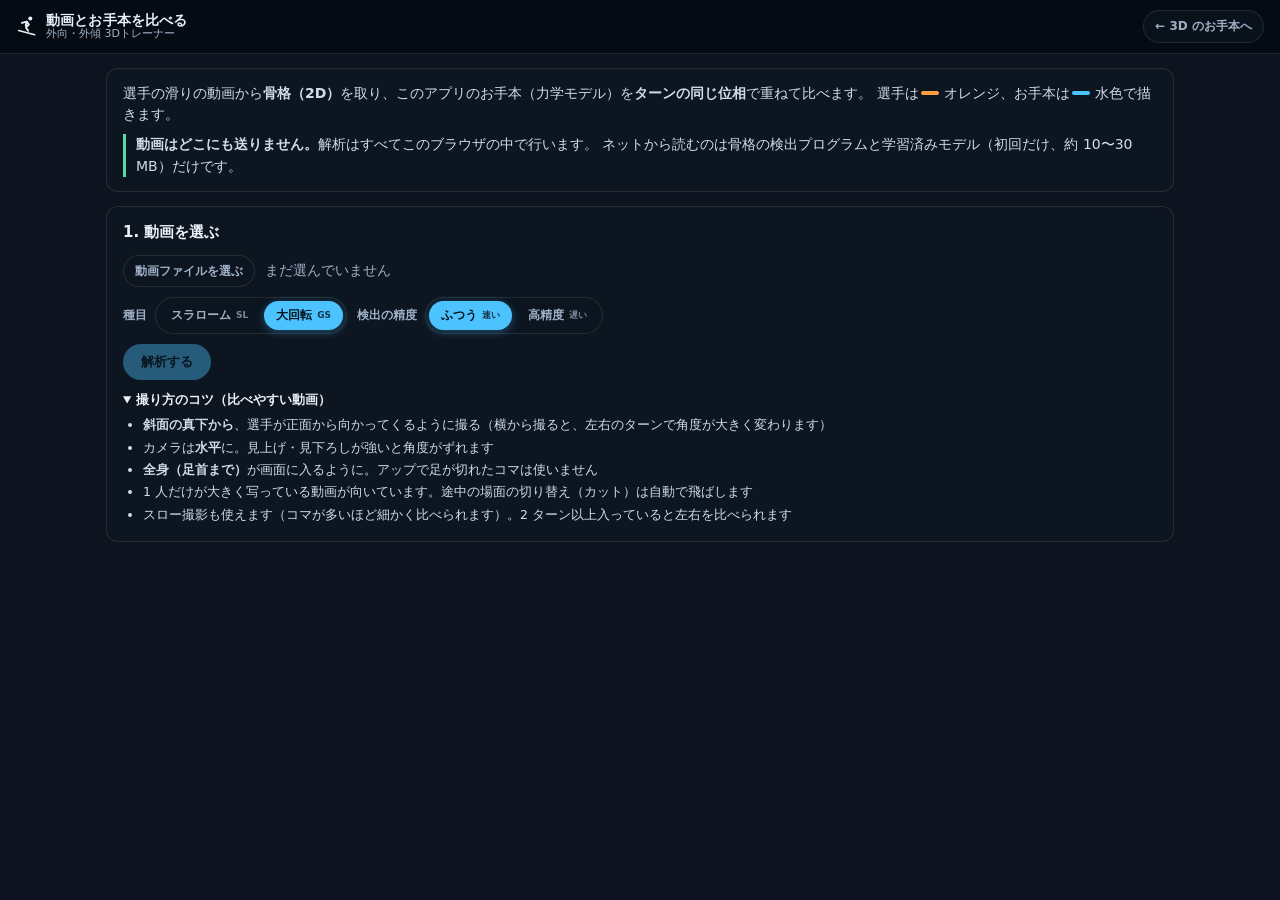
<file: compare.html>
<!doctype html>
<html lang="ja">
<head>
<meta charset="utf-8" />
<meta name="viewport" content="width=device-width, initial-scale=1, viewport-fit=cover" />
  <link rel="icon" href="data:," />
<title>動画とお手本を比べる — 外向・外傾 3Dトレーナー</title>
<meta name="description" content="選手の滑りの動画から 2D の骨格を取り、このアプリのお手本（力学モデル）と同じターンの位相で重ねて比べる。動画はブラウザの中だけで処理し、どこにも送らない。" />
<link rel="stylesheet" href="./styles.css" />
<link rel="stylesheet" href="./compare.css" />
<script type="importmap">
{
  "imports": {
    "three": "./vendor/three.module.min.js"
  }
}
</script>
</head>
<body class="compare">
<header class="cmp-top">
  <div class="brand">
    <svg class="mark" viewBox="0 0 24 24" aria-hidden="true" focusable="false">
      <circle cx="15.6" cy="3.7" r="2.2" fill="currentColor" />
      <path d="M6.4 8.6l5.4-1.5 2.3 3.3-3.3 2.9 2.4 3.9M11.8 7.1l-1.2 4.1" fill="none" stroke="currentColor"
        stroke-width="2" stroke-linecap="round" stroke-linejoin="round" />
      <path d="M2.8 16.9l17.6 4.6" fill="none" stroke="currentColor" stroke-width="1.7" stroke-linecap="round" />
    </svg>
    <span class="titles">
      <strong>動画とお手本を比べる</strong>
      <small>外向・外傾 3Dトレーナー</small>
    </span>
  </div>
  <a class="ghost" href="./index.html">← 3D のお手本へ</a>
</header>

<main class="cmp-main">
  <section class="cmp-card intro">
    <p>選手の滑りの動画から<b>骨格（2D）</b>を取り、このアプリのお手本（力学モデル）を<b>ターンの同じ位相</b>で重ねて比べます。
      選手は<span class="sw you"></span>オレンジ、お手本は<span class="sw model"></span>水色で描きます。</p>
    <p class="privacy"><b>動画はどこにも送りません。</b>解析はすべてこのブラウザの中で行います。
      ネットから読むのは骨格の検出プログラムと学習済みモデル（初回だけ、約 10〜30 MB）だけです。</p>
  </section>

  <section class="cmp-card">
    <h2>1. 動画を選ぶ</h2>
    <div class="row">
      <label class="filebtn ghost">動画ファイルを選ぶ<input type="file" id="file" accept="video/*" /></label>
      <span id="file-name" class="dim">まだ選んでいません</span>
    </div>
    <div class="row">
      <span class="pair"><span class="lbl-inline">種目</span>
      <div class="topgroup" id="disc-group" role="group" aria-label="種目">
        <button class="seg" data-discipline="SL" aria-pressed="false">スラローム<small>SL</small></button>
        <button class="seg" data-discipline="GS" aria-pressed="true">大回転<small>GS</small></button>
      </div></span>
      <span class="pair"><span class="lbl-inline">検出の精度</span>
      <div class="topgroup" id="quality-group" role="group" aria-label="検出の精度">
        <button class="seg" data-quality="full" aria-pressed="true">ふつう<small>速い</small></button>
        <button class="seg" data-quality="heavy" aria-pressed="false">高精度<small>遅い</small></button>
      </div></span>
    </div>
    <div class="row">
      <button id="btn-run" class="primary" disabled>解析する</button>
      <button id="btn-cancel" class="ghost" hidden>やめる</button>
      <div class="progress" id="progress" hidden><i></i><span></span></div>
    </div>
    <details class="tips" open>
      <summary>撮り方のコツ（比べやすい動画）</summary>
      <ul>
        <li><b>斜面の真下から</b>、選手が正面から向かってくるように撮る（横から撮ると、左右のターンで角度が大きく変わります）</li>
        <li>カメラは<b>水平</b>に。見上げ・見下ろしが強いと角度がずれます</li>
        <li><b>全身（足首まで）</b>が画面に入るように。アップで足が切れたコマは使いません</li>
        <li>1 人だけが大きく写っている動画が向いています。途中の場面の切り替え（カット）は自動で飛ばします</li>
        <li>スロー撮影も使えます（コマが多いほど細かく比べられます）。2 ターン以上入っていると左右を比べられます</li>
      </ul>
    </details>
  </section>

  <section class="cmp-card" id="sec-video" hidden>
    <h2>2. 重ねて見る</h2>
    <div class="stage" id="stage">
      <video id="video" playsinline muted preload="auto"></video>
      <canvas id="overlay"></canvas>
    </div>
    <div class="transport">
      <button id="btn-play" class="ghost" aria-label="再生">▶ 再生</button>
      <input type="range" id="scrub" min="0" max="1000" value="0" aria-label="動画の位置" />
      <span id="time" class="dim">0.0 秒</span>
      <div class="topgroup" id="rate-group" role="group" aria-label="再生の速さ">
        <button class="seg" data-rate="1" aria-pressed="false">1×</button>
        <button class="seg" data-rate="0.5" aria-pressed="false">½</button>
        <button class="seg" data-rate="0.25" aria-pressed="true">¼</button>
      </div>
    </div>
    <div class="readout" id="readout">解析すると、ここに今のコマの角度が出ます。</div>
    <div class="legend">
      <span><span class="sw you"></span>選手（動画から）</span>
      <span><span class="sw model"></span>お手本（同じ位相・足首の中点と体の大きさを合わせて重ねる）</span>
    </div>
  </section>

  <section class="cmp-card" id="sec-result" hidden>
    <h2>3. 違いのまとめ</h2>
    <p id="speed-line" class="speed-line"></p>
    <div class="row">
      <span class="lbl-inline">お手本の速さを手で変える</span>
      <input type="range" id="speed" min="25" max="80" step="1" value="45" aria-label="お手本の速さ" />
      <span id="speed-val">45 km/h</span>
      <button id="btn-auto" class="ghost">自動に戻す</button>
    </div>
    <div id="warnings"></div>
    <ul id="summary" class="summary"></ul>
    <p class="caveat">
      これは<b>画面の上の 2D の角度</b>です。カメラの位置やパンで数度は変わります。骨盤の向き（<b>外向</b>）は 2D の動画からは測れません。
      お手本は力学モデルから作った<b>理想形</b>で、選手を計測した正解ではありません。最後の判断は指導者が行ってください。
    </p>

    <h3>位相ごとの比べ（切り替え → 頂点 → 切り替え）</h3>
    <p class="dim small">点＝選手（位相 0.1 ごとの平均、細い点は 1 コマずつ）、線＝お手本。左右のターンを分けて描きます。</p>
    <div class="plots" id="plots"></div>
    <details class="tips">
      <summary>角度の決め方</summary>
      <ul>
        <li><b>体の傾き</b>：足首の中点 → 肩の中点 の線が、画面の鉛直から倒れている角度（内傾にあたる）</li>
        <li><b>外傾</b>：脚（足首 → 腰）の傾きと、上体（腰 → 肩）の傾きの差。上体が脚より起きていると ＋</li>
        <li><b>肩のライン</b>：左右の肩を結ぶ線の傾き。傾いている側（ターンの内側）の肩が下がると ＋</li>
        <li><b>位相</b>：体の傾きの向きが変わる所を切り替え（0）とし、次の切り替えまでを 0〜1 にする。0.5 が頂点付近</li>
        <li><b>お手本の速さ</b>：お手本の体の傾き（内傾）は速さでほぼ決まるので、頂点付近の体の傾きが選手と同じになる速さを選んでいます。
          そのうえで残る違いが、速さではなく技術の違いの候補です</li>
      </ul>
    </details>
  </section>

  <div id="cmp-error" class="cmp-error" hidden></div>
</main>

<script type="module" src="./src/compare/main.js"></script>
</body>
</html>
</file>
<file: styles.css>
/* ===========================================================
   アルペンスキー 外向・外傾 3Dトレーナー — UI スタイル
   =========================================================== */
:root{
  --bg:#0d1420;
  --panel:rgba(14,22,34,.82);
  --panel-b:rgba(255,255,255,.10);
  --fg:#eaf1fb;
  --fg-dim:#9fb0c6;
  --accent:#4cc3ff;
  --accent-2:#ffd166;
  --outer:#ff6b57;      /* 外脚・外向側 */
  --inner:#59d9a4;      /* 内脚側 */
  --grav:#ffd166;
  --grf:#7be0ff;
  --cent:#ff8fd0;
  --res:#c6a4ff;
  --radius:12px;
  --shadow:0 10px 30px rgba(0,0,0,.45);
  color-scheme:dark;
}
*{box-sizing:border-box}
html,body{height:100%}
body{
  margin:0;background:var(--bg);color:var(--fg);
  font-family:"Hiragino Sans","Hiragino Kaku Gothic ProN","Noto Sans JP","Yu Gothic",Meiryo,system-ui,-apple-system,"Segoe UI",sans-serif;
  font-size:14px;line-height:1.55;overflow:hidden;
  -webkit-font-smoothing:antialiased;
}
#app{position:fixed;inset:0}
#view{position:absolute;inset:0;width:100%;height:100%;display:block;touch-action:none}

/* ---------- ラベル（3D→画面投影） ---------- */
#labels{position:absolute;inset:0;pointer-events:none;overflow:hidden}
.lbl{
  position:absolute;transform:translate(-50%,-50%);
  padding:2px 7px;border-radius:999px;white-space:nowrap;
  font-size:11px;font-weight:700;letter-spacing:.02em;
  background:rgba(8,14,24,.72);border:1px solid rgba(255,255,255,.16);
  backdrop-filter:blur(6px);box-shadow:0 2px 10px rgba(0,0,0,.4);
  transition:opacity .15s linear;
}
.lbl.small{font-size:10px;padding:1px 6px;font-weight:600}
/* 動作ガイドのラベル（何をするか）。いちばん読ませたいので強く出す */
.lbl.do{background:#ffc93c;color:#20160a;font-weight:800;font-size:12.5px;
  border:1px solid rgba(0,0,0,.18);box-shadow:0 2px 10px rgba(0,0,0,.35)}
.lbl.do.small{background:#ffe49e;color:#20160a;font-size:11px;font-weight:700}
/* 「保つ」指示（外向キープなど）：動かす指示と同じ黄色に、外側の輪を足して「止めておく」を見分ける */
.lbl.do.hold{box-shadow:0 0 0 2.5px rgba(32,22,10,.55),0 0 0 4.5px rgba(255,201,60,.75),0 2px 10px rgba(0,0,0,.35)}
.lbl.hide{opacity:0}

/* ---------- 上部バー ---------- */
#topbar{
  position:absolute;top:0;left:0;right:0;z-index:20;
  display:flex;gap:10px;align-items:center;flex-wrap:wrap;
  padding:calc(8px + env(safe-area-inset-top,0px)) 12px 8px;
  background:linear-gradient(180deg,rgba(6,11,19,.92),rgba(6,11,19,0));
}
.brand{display:flex;align-items:center;gap:8px;min-width:0}
/* 絵文字の ⛷ は端末ごとに絵が変わる（白黒の小さな記号になる端末もある）ので、線画の SVG にする */
.brand .mark{width:22px;height:22px;flex:0 0 22px;color:var(--fg);filter:drop-shadow(0 2px 6px rgba(0,0,0,.6))}
/* かんたん／くわしくはタイトルのすぐ右。種目・視点は右に寄せる */
#mode-toggle{margin-right:auto}
.brand .titles{display:flex;flex-direction:column;line-height:1.15;min-width:0}
.brand strong{font-size:14px;letter-spacing:.01em}
.brand small{font-size:11px;color:var(--fg-dim)}
.topgroup{display:flex;gap:4px;background:rgba(12,20,32,.7);border:1px solid var(--panel-b);
  border-radius:999px;padding:3px}
.topgroup.right{background:none;border:none;padding:0}
.seg{
  appearance:none;border:0;background:transparent;color:var(--fg-dim);
  font:inherit;font-weight:700;font-size:12px;padding:5px 12px;border-radius:999px;cursor:pointer;
  display:flex;align-items:center;gap:5px;transition:.15s;
}
.seg small{font-size:9px;opacity:.75;font-weight:600}
.seg:hover{color:var(--fg);background:rgba(255,255,255,.06)}
.seg[aria-pressed="true"]{background:var(--accent);color:#04131d;box-shadow:0 2px 10px rgba(76,195,255,.35)}
.seg[aria-pressed="true"] small{opacity:.8}
.ghost{
  appearance:none;border:1px solid var(--panel-b);background:rgba(12,20,32,.7);color:var(--fg-dim);
  font:inherit;font-size:12px;font-weight:700;padding:6px 11px;border-radius:999px;cursor:pointer;transition:.15s;
}
.ghost:hover{color:var(--fg);border-color:rgba(255,255,255,.28)}
.ghost[aria-pressed="true"]{background:var(--accent);color:#04131d;border-color:transparent}
.only-narrow{display:none}

/* ---------- 狭い画面用の常時表示バー ---------- */
#hud{
  position:absolute;z-index:16;left:8px;right:8px;
  top:calc(94px + env(safe-area-inset-top,0px));
  display:none;align-items:center;gap:8px;flex-wrap:nowrap;overflow:hidden;
  padding:5px 10px;border-radius:999px;
  background:var(--panel);border:1px solid var(--panel-b);backdrop-filter:blur(12px);
  box-shadow:var(--shadow);font-size:11px;
}
#hud .hud-phase{font-weight:800;color:var(--fg);white-space:nowrap;
  overflow:hidden;text-overflow:ellipsis;flex:1 1 auto;min-width:0}
#hud .hud-item{display:flex;align-items:baseline;gap:3px;white-space:nowrap;flex:0 0 auto}
#hud .hud-item i{font-style:normal;color:var(--fg-dim);font-size:9.5px}
#hud .hud-item b{font-size:12.5px;font-variant-numeric:tabular-nums}

/* ---------- パネル ---------- */
.panel{
  position:absolute;z-index:15;width:268px;max-height:calc(100% - 140px);
  overflow-y:auto;overscroll-behavior:contain;
  background:var(--panel);border:1px solid var(--panel-b);border-radius:var(--radius);
  box-shadow:var(--shadow);backdrop-filter:blur(14px);
  padding:4px 12px 12px;scrollbar-width:thin;
}
.panel::-webkit-scrollbar{width:8px}
.panel::-webkit-scrollbar-thumb{background:rgba(255,255,255,.16);border-radius:8px}
#panel-left{left:12px;top:64px}
#panel-right{right:12px;top:64px}
body.panels-hidden .panel,body.panels-hidden #transport{opacity:0;pointer-events:none}
body.left-hidden #panel-left{opacity:0;pointer-events:none}
.panel,#transport{transition:opacity .2s linear}

.block{padding-top:8px;border-top:1px solid rgba(255,255,255,.07);margin-top:8px}
.block:first-child{border-top:0;margin-top:0}
.block h2{margin:0 0 7px;font-size:11px;font-weight:800;letter-spacing:.09em;color:var(--fg-dim);text-transform:uppercase}
.hint{margin:6px 0 0;font-size:10.5px;color:var(--fg-dim);line-height:1.45}
.hint b{color:var(--accent)}

.chips{display:flex;flex-wrap:wrap;gap:5px}
.chip{
  appearance:none;border:1px solid var(--panel-b);background:rgba(255,255,255,.04);
  color:var(--fg-dim);font:inherit;font-size:11.5px;font-weight:700;
  padding:5px 10px;border-radius:8px;cursor:pointer;transition:.15s;
}
.chip:hover{color:var(--fg);background:rgba(255,255,255,.09)}
.chip[aria-pressed="true"]{background:rgba(76,195,255,.18);border-color:var(--accent);color:#cfefff}

.slider{display:block;margin:7px 0}
.slider>span{display:flex;justify-content:space-between;align-items:baseline;gap:8px;
  font-size:11.5px;color:var(--fg-dim);margin-bottom:3px}
.slider b{color:var(--fg);font-size:12.5px;font-variant-numeric:tabular-nums}
input[type=range]{
  width:100%;appearance:none;height:4px;border-radius:99px;
  background:linear-gradient(90deg,var(--accent) var(--pct,0%),rgba(255,255,255,.16) var(--pct,0%));
  outline:none;cursor:pointer;margin:0;
}
input[type=range]::-webkit-slider-thumb{
  appearance:none;width:15px;height:15px;border-radius:50%;background:#fff;
  border:3px solid var(--accent);box-shadow:0 1px 6px rgba(0,0,0,.5);cursor:pointer;
}
input[type=range]::-moz-range-thumb{
  width:15px;height:15px;border-radius:50%;background:#fff;border:3px solid var(--accent);cursor:pointer;
}
.rule{margin:8px 0 0;font-size:10.5px;padding:6px 8px;border-radius:7px;line-height:1.4;
  background:rgba(89,217,164,.12);border:1px solid rgba(89,217,164,.3);color:#b9f2da}
.rule.ng{background:rgba(255,107,87,.13);border-color:rgba(255,107,87,.35);color:#ffc6bd}

.toggles{display:grid;grid-template-columns:1fr 1fr;gap:4px 8px}
.toggles label{display:flex;align-items:center;gap:5px;font-size:11.5px;color:var(--fg-dim);cursor:pointer}
.toggles input{accent-color:var(--accent);margin:0}
.toggles label:hover{color:var(--fg)}

/* ---------- 右パネル ---------- */
.phase{margin:0;font-size:17px;font-weight:800;letter-spacing:.02em;color:var(--fg)}
.phase-desc{margin:4px 0 0;font-size:11px;color:#cfdcec;line-height:1.5}
#compass,#chart{width:100%;height:auto;display:block;border-radius:8px;background:rgba(255,255,255,.035)}
.legend{display:flex;gap:9px;align-items:center;margin:6px 0 0;font-size:10px;color:var(--fg-dim);flex-wrap:wrap}
.k{width:9px;height:3px;border-radius:2px;display:inline-block;margin-right:3px}
.k-force{background:var(--grf)}.k-counter{background:var(--outer)}.k-incl{background:#b9a2f2}

.readouts{display:grid;grid-template-columns:1fr 1fr;gap:5px}
.ro{background:rgba(255,255,255,.04);border:1px solid rgba(255,255,255,.07);border-radius:8px;padding:5px 7px}
.ro span{display:block;font-size:9.5px;color:var(--fg-dim);letter-spacing:.02em}
.ro b{font-size:15px;font-variant-numeric:tabular-nums;font-weight:800;color:var(--fg)}
.ro b i{font-style:normal;font-size:10px;font-weight:600;color:var(--fg-dim);margin-left:2px}
.ro b i.pre{margin:0 3px 0 0}
.ro.wide{grid-column:span 2}

/* ---------- 骨盤の動き ---------- */
.motions{display:flex;flex-direction:column;gap:9px}
.mo{display:grid;grid-template-columns:1fr auto;gap:2px 8px;align-items:baseline}
.mo .mo-name{font-size:11px;color:var(--fg-dim)}
.mo .mo-val{font-size:13px;font-weight:800;font-variant-numeric:tabular-nums}
.mo .mo-bar{grid-column:1 / -1;position:relative;height:6px;border-radius:99px;
  background:rgba(255,255,255,.10);overflow:hidden}
.mo .mo-bar::before{content:"";position:absolute;left:50%;top:0;bottom:0;width:1px;
  background:rgba(255,255,255,.35)}
.mo .mo-fill{position:absolute;top:0;bottom:0;border-radius:99px;transition:left .1s linear,width .1s linear}
.mo .mo-hint{grid-column:1 / -1;font-size:10px;color:var(--fg-dim);line-height:1.35}
.mo .mo-hint b{color:var(--fg)}

/* ---------- 筋の一覧 ---------- */
.muscles{display:flex;flex-direction:column;gap:5px}
.mus{display:grid;grid-template-columns:1fr auto;gap:1px 6px;align-items:baseline}
.mus-name{font-size:11px;color:var(--fg-dim);white-space:nowrap;overflow:hidden;text-overflow:ellipsis}
.mus-val{font-size:11.5px;font-weight:800;font-variant-numeric:tabular-nums}
.mus-bar{grid-column:1 / -1;height:5px;border-radius:99px;background:rgba(255,255,255,.10);overflow:hidden}
.mus-fill{height:100%;border-radius:99px;transition:width .1s linear}
.mus-side{font-size:9px;color:var(--fg-dim);margin-left:3px}

/* ---------- 下部トランスポート ---------- */
#transport{
  position:absolute;z-index:15;left:50%;transform:translateX(-50%);
  bottom:calc(12px + env(safe-area-inset-bottom,0px));
  width:min(680px,calc(100% - 24px));
  display:flex;align-items:center;gap:10px;padding:9px 13px;
  background:var(--panel);border:1px solid var(--panel-b);border-radius:999px;
  box-shadow:var(--shadow);backdrop-filter:blur(14px);
}
.play{
  appearance:none;border:0;width:34px;height:34px;flex:0 0 34px;border-radius:50%;
  background:var(--accent);color:#04131d;font-size:12px;font-weight:900;cursor:pointer;
  display:grid;place-items:center;box-shadow:0 2px 12px rgba(76,195,255,.4);
}
.play:hover{filter:brightness(1.08)}
.play svg{width:16px;height:16px;display:block}
/* 位相のつまみと、その下の 5 つの局面（押すとその局面へ飛ぶ） */
.scrub{flex:1;min-width:0;display:flex;flex-direction:column;gap:3px;padding-top:3px}
#transport input[type=range]{width:100%}
.rate{display:flex;align-items:center;gap:5px;font-size:10.5px;color:var(--fg-dim);white-space:nowrap}
.rate select{
  background:rgba(255,255,255,.07);color:var(--fg);border:1px solid var(--panel-b);
  border-radius:7px;padding:3px 5px;font:inherit;font-size:11px;cursor:pointer;
}
.ticks{display:flex;gap:3px;margin:0 6px}
.ticks i{position:relative;flex:var(--w,1) 1 0;min-width:0;height:12px;cursor:pointer;font-style:normal}
.ticks i::before{content:"";position:absolute;left:0;right:0;top:4px;height:3px;border-radius:2px;
  background:rgba(255,255,255,.16);transition:background .15s}
.ticks i:hover::before{background:rgba(255,255,255,.42)}
/* いまの局面（ui.js が箱に data-on を付ける） */
.ticks[data-on="0"] i:nth-child(1)::before,.ticks[data-on="1"] i:nth-child(2)::before,.ticks[data-on="2"] i:nth-child(3)::before,
.ticks[data-on="3"] i:nth-child(4)::before,.ticks[data-on="4"] i:nth-child(5)::before{background:rgba(255,255,255,.78)}
.ticks i b{display:none}

/* ---------- モーダル ---------- */
.modal{position:absolute;inset:0;z-index:40;display:grid;place-items:center;
  background:rgba(4,8,14,.72);backdrop-filter:blur(4px);padding:16px}
.modal[hidden]{display:none}
.modal-inner{
  position:relative;max-width:660px;width:100%;max-height:82vh;overflow:auto;
  background:#111b2a;border:1px solid var(--panel-b);border-radius:16px;padding:22px;box-shadow:var(--shadow);
}
.modal-inner h2{margin:0 0 12px;font-size:17px}
.modal-inner h3{margin:14px 0 3px;font-size:12.5px;color:var(--accent)}
.modal-inner p{margin:0;font-size:12.5px;color:#cfdcec}
.modal-inner h3:first-child{margin-top:0}
.help-grid{display:grid;grid-template-columns:1fr 1fr;gap:18px}
.close{position:absolute;top:10px;right:12px;appearance:none;border:0;background:transparent;
  color:var(--fg-dim);font-size:22px;cursor:pointer;line-height:1}
.close:hover{color:#fff}
.bonelist{list-style:none;margin:4px 0 0;padding:0;display:grid;grid-template-columns:1fr 1fr;gap:3px 8px}
.bonelist li{display:flex;align-items:center;gap:6px;font-size:11.5px;color:#cfdcec}
.bonelist i{width:10px;height:10px;border-radius:3px;flex:0 0 10px}
.sources{margin-top:16px;padding-top:12px;border-top:1px solid rgba(255,255,255,.1);
  font-size:10.5px;color:var(--fg-dim);line-height:1.6}
.sources code{background:rgba(255,255,255,.08);padding:1px 4px;border-radius:4px}
kbd{background:rgba(255,255,255,.1);border:1px solid rgba(255,255,255,.18);border-bottom-width:2px;
  border-radius:4px;padding:0 4px;font-size:10.5px;font-family:inherit}

/* ---------- ローディング / エラー ---------- */
#loading{position:absolute;inset:0;z-index:50;display:grid;place-items:center;
  background:#0d1420;color:var(--fg-dim);font-size:13px;transition:opacity .4s}
#loading.done{opacity:0;pointer-events:none}
#error{position:absolute;z-index:60;inset:auto 16px 16px 16px;padding:12px 14px;border-radius:10px;
  background:rgba(255,107,87,.16);border:1px solid rgba(255,107,87,.5);color:#ffd7d0;font-size:12px;white-space:pre-wrap}

/* ---------- 画面が狭いとき ---------- */
@media (max-width:1100px){
  .panel{width:240px}
  #panel-right{max-height:calc(100% - 210px)}
}
@media (max-width:820px){
  .only-narrow{display:inline-flex}
  .only-wide{display:none}
  #hud{display:flex}

  #topbar{gap:5px;padding-bottom:6px}
  .brand{margin-right:2px}
  .brand .titles{display:none}
  .seg{padding:5px 9px;font-size:11px}
  .seg small{display:none}
  .ghost{padding:5px 9px;font-size:11px}

  /* パネルは下から出るシートにする（同時に開くのは 1 枚） */
  #panel-left,#panel-right{
    left:6px;right:6px;width:auto;top:auto;
    bottom:calc(60px + env(safe-area-inset-bottom,0px));
    max-height:min(44vh,360px);
  }
  .panel{
    transform:translateY(calc(100% + 90px));
    transition:transform .22s ease-out;
    padding:10px 12px 14px;
    border-radius:16px;
  }
  .panel.sheet-open{transform:none}
  body.panels-hidden .panel{transform:translateY(calc(100% + 80px))}

  .toggles{grid-template-columns:1fr 1fr 1fr}
  .help-grid{grid-template-columns:1fr}
  #transport{width:calc(100% - 12px);gap:7px;padding:7px 10px}
  .readouts{grid-template-columns:1fr 1fr 1fr;gap:4px}
  .ro.wide{grid-column:span 3}
  /* シートは画面の下 44 % まで。数値のタブがなるべくスクロールせずに収まるよう、枠を詰めて説明の小さな字は省く */
  .ro{padding:3px 6px}
  .ro span{font-size:9px;line-height:1.3}
  .ro b{font-size:13px;line-height:1.3}
  .ro-group{margin-top:3px}
  .ro-group small{display:none}
  .lbl{font-size:10px;padding:1px 6px}
}

/* いま、やること（動作ガイド） */
.doing{display:flex;flex-direction:column;gap:8px}
.do-item{display:grid;grid-template-columns:auto 1fr;gap:2px 8px;align-items:start}
.do-num{width:18px;height:18px;border-radius:6px;display:grid;place-items:center;
  font-size:11px;font-weight:800;color:#20160a;background:#ffc93c}
.do-item:nth-child(n+2) .do-num{background:#ffe49e}
.do-text{font-size:12.5px;font-weight:700;line-height:1.35}
.do-why{grid-column:2;font-size:10.5px;color:var(--fg-dim);line-height:1.4}
.do-bar{grid-column:2;height:4px;border-radius:99px;background:rgba(255,255,255,.10);overflow:hidden}
.do-fill{height:100%;border-radius:99px;background:#ffc93c;transition:width .1s linear}
.do-empty{font-size:12px;color:var(--fg-dim)}

/* ===========================================================
   入力と結果を分ける（色の約束）
     青い実線 ＝ 入力：自分でつくる量（つまみで変えられる）
     紫の点線 ＝ 結果：力学で決まる量（自分では選べない）
     灰の点線 ＝ 想定：レベルごとに置いたモデルの仮定
   =========================================================== */
:root{--io-inp:#4cc3ff;--io-res:#b9a2f2;--io-asm:#8b9bb0}
.tag{display:inline-block;margin-left:7px;padding:0 6px;border-radius:5px;font-size:9.5px;
  letter-spacing:.04em;vertical-align:1px;text-transform:none}
.tag.inp{background:rgba(76,195,255,.16);color:#bfe9ff;border:1px solid rgba(76,195,255,.55)}
.block.input{border-left:2px solid rgba(76,195,255,.55);padding-left:8px;margin-left:-10px}
.block.input:first-child{border-top:0}
.io-note{margin:0 0 6px}
.t-inp{color:var(--io-inp)!important}
.t-res{color:var(--io-res)!important}

/* 3D ラベル */
.lbl.inp{border:1.5px solid var(--io-inp)}
.lbl.res{border:1.5px dashed var(--io-res)}
#lbl-key{position:absolute;z-index:14;left:50%;transform:translateX(-50%);
  bottom:calc(66px + env(safe-area-inset-bottom,0px));
  display:flex;gap:8px;pointer-events:none}
#lbl-key[hidden]{display:none}
.kk{display:inline-block;padding:1px 7px;border-radius:999px;font-size:10px;font-weight:700;
  background:rgba(8,14,24,.72);color:var(--fg);white-space:nowrap}
.kk.inp{border:1.5px solid var(--io-inp)}
.kk.res{border:1.5px dashed var(--io-res)}
.kk.asm{border:1.5px dotted var(--io-asm);color:var(--fg-dim)}

/* 数値パネル */
.ro-group{grid-column:1 / -1;display:flex;flex-direction:column;margin-top:6px;padding-left:7px}
.ro-group:first-child{margin-top:0}
.ro-group b{font-size:11px;font-weight:800;letter-spacing:.02em}
.ro-group small{font-size:9.5px;color:var(--fg-dim);line-height:1.3}
.ro-group.inp{border-left:3px solid var(--io-inp)}.ro-group.inp b{color:var(--io-inp)}
.ro-group.res{border-left:3px solid var(--io-res)}.ro-group.res b{color:var(--io-res)}
.ro-group.asm{border-left:3px solid var(--io-asm)}.ro-group.asm b{color:var(--io-asm)}
.ro.inp{border:1px solid rgba(76,195,255,.45);background:rgba(76,195,255,.06)}
.ro.res{border:1px dashed rgba(185,162,242,.55);background:rgba(185,162,242,.05)}
.ro.asm{border:1px dotted rgba(139,155,176,.6);background:rgba(255,255,255,.02)}
.ro.asm b{color:var(--fg)}

/* 狭い画面の常時表示バー */
#hud .hud-item.inp i{color:var(--io-inp)}
#hud .hud-item.res i{color:var(--io-res)}
#hud .hud-item.inp{border-bottom:1.5px solid var(--io-inp)}
#hud .hud-item.res{border-bottom:1.5px dashed var(--io-res)}

/* ===========================================================
   はじめのガイド（初回だけ・3 ステップ）
   =========================================================== */
#tour{position:absolute;z-index:30;left:50%;transform:translateX(-50%);
  top:calc(64px + env(safe-area-inset-top,0px));
  width:min(370px,calc(100% - 32px));
  background:#13233a;border:1px solid rgba(76,195,255,.45);border-radius:14px;
  box-shadow:0 14px 40px rgba(0,0,0,.55);padding:11px 14px 10px;
  animation:tour-in .25s ease-out}
#tour[hidden]{display:none}
@keyframes tour-in{from{opacity:0;transform:translate(-50%,-6px)}to{opacity:1;transform:translate(-50%,0)}}
.tour-head{display:flex;align-items:center;gap:8px;margin-bottom:3px}
.tour-dots{display:flex;gap:4px}
.tour-dots i{width:7px;height:7px;border-radius:50%;background:rgba(255,255,255,.18)}
.tour-dots i.on{background:var(--accent)}
.tour-dots i.done{background:rgba(76,195,255,.5)}
.tour-count{font-size:10.5px;color:var(--fg-dim);font-variant-numeric:tabular-nums}
#tour .close{position:static;margin-left:auto;font-size:20px;padding:0 2px}
#tour h3{margin:2px 0 4px;font-size:14px;color:#fff}
#tour p{margin:0;font-size:12px;color:#cfdcec;line-height:1.55}
#tour p b{color:#fff}
.tour-actions{display:flex;gap:8px;margin-top:9px}
.tour-do{appearance:none;border:0;flex:1;padding:8px 10px;border-radius:9px;cursor:pointer;
  background:var(--accent);color:#04131d;font:inherit;font-size:12.5px;font-weight:800;
  box-shadow:0 2px 12px rgba(76,195,255,.35)}
.tour-do:hover{filter:brightness(1.08)}
.tour-do.done{background:rgba(89,217,164,.22);color:#b9f2da;box-shadow:none;border:1px solid rgba(89,217,164,.5)}
.tour-next{appearance:none;flex:0 0 auto;padding:8px 13px;border-radius:9px;cursor:pointer;
  background:rgba(255,255,255,.06);color:var(--fg);border:1px solid var(--panel-b);
  font:inherit;font-size:12.5px;font-weight:700}
.tour-next.ready{border-color:var(--accent);color:#cfefff}
.tour-skip{appearance:none;border:0;background:none;color:var(--fg-dim);font:inherit;font-size:10.5px;
  margin-top:6px;padding:2px 0;cursor:pointer;text-decoration:underline;text-underline-offset:2px}
.tour-skip:hover{color:var(--fg)}
#btn-tour-again{margin-top:2px}

@media (max-width:820px){
  /* 狭い画面では骨盤が真ん中に来るので、ガイドは下（再生バーの上）に置く */
  #tour{top:auto;bottom:calc(62px + env(safe-area-inset-bottom,0px));
    width:calc(100% - 12px);padding:9px 12px 8px}
  #tour h3{font-size:13px}
  #tour p{font-size:11.5px}
  #lbl-key{bottom:calc(58px + env(safe-area-inset-bottom,0px))}
  body.tour-on #lbl-key{display:none}
  .block.input{margin-left:-4px;padding-left:6px}
}

/* ===========================================================
   くわしく表示のパネル：折りたたみ（左）とタブ（右）
   一度に全部を並べると左 914 px・右 1932 px になり、どちらも画面に収まらなかった。
   =========================================================== */
details.block>summary{list-style:none;cursor:pointer;display:flex;align-items:center;gap:7px;
  margin:0;padding:3px 0;font-size:11px;font-weight:800;letter-spacing:.09em;color:var(--fg-dim)}
details.block>summary::-webkit-details-marker{display:none}
details.block>summary::before{content:"";width:5px;height:5px;flex:0 0 5px;margin:0 2px 0 1px;
  border-right:1.6px solid currentColor;border-bottom:1.6px solid currentColor;
  transform:rotate(-45deg);transition:transform .15s}
details.block[open]>summary::before{transform:rotate(45deg)}
details.block[open]>summary{margin-bottom:7px}
details.block>summary:hover{color:var(--fg)}
h3.sub{margin:8px 0 4px;font-size:10px;font-weight:700;letter-spacing:.06em;color:var(--fg-dim)}
h3.sub:first-of-type{margin-top:2px}
.block h2 .info{font-style:normal;margin-left:5px;cursor:help;font-weight:600;letter-spacing:0}

/* 見え方：選手｜骨盤を透視｜X線（ラジオを区切りボタンの形に） */
.look{display:flex;align-items:center;gap:2px;margin:0 0 9px;padding:3px;border-radius:999px;
  background:rgba(255,255,255,.04);border:1px solid var(--panel-b)}
.look-cap{font-size:10.5px;color:var(--fg-dim);padding:0 5px 0 7px;white-space:nowrap}
.look label{flex:1 1 auto;display:flex;position:relative}
.look input{position:absolute;opacity:0;width:1px;height:1px;margin:0;pointer-events:none}
.look span{flex:1;text-align:center;font-size:11px;font-weight:700;color:var(--fg-dim);
  padding:4px 6px;border-radius:999px;cursor:pointer;white-space:nowrap;transition:.15s}
.look span:hover{color:var(--fg)}
.look input:checked+span{background:var(--accent);color:#04131d}
.look input:focus-visible+span{outline:2px solid var(--accent);outline-offset:1px}
.look[hidden]{display:none}

/* 右パネルのタブ（いま／骨盤／数値／推移）。見ているタブだけ毎フレーム書き換える */
#rp-tabs{position:sticky;top:0;z-index:2;display:flex;gap:2px;margin:8px 0 2px;padding:3px;
  border-radius:999px;background:rgba(20,30,46,.96);border:1px solid var(--panel-b)}
#rp-tabs button{flex:1;appearance:none;border:0;background:transparent;color:var(--fg-dim);
  font:inherit;font-size:12px;font-weight:800;padding:5px 0;border-radius:999px;cursor:pointer;transition:.15s}
#rp-tabs button:hover{color:var(--fg)}
#rp-tabs button[aria-selected="true"]{background:var(--accent);color:#04131d}
#panel-right section[data-tab]:not(.on){display:none}
#panel-right section[data-tab]>.block:first-child{border-top:0;margin-top:0}

/* 局面の名前（くわしく・広い画面だけ。11 px 以上で読める大きさに） */
@media (min-width:821px){
  body:not(.mode-simple) .ticks i{height:auto;padding-top:10px}
  body:not(.mode-simple) .ticks i b{display:block;font-size:11px;font-weight:600;color:var(--fg-dim);
    text-align:center;white-space:nowrap;overflow:hidden;text-overflow:ellipsis;line-height:1.2}
  body:not(.mode-simple) .ticks[data-on="0"] i:nth-child(1) b,body:not(.mode-simple) .ticks[data-on="1"] i:nth-child(2) b,
  body:not(.mode-simple) .ticks[data-on="2"] i:nth-child(3) b,body:not(.mode-simple) .ticks[data-on="3"] i:nth-child(4) b,
  body:not(.mode-simple) .ticks[data-on="4"] i:nth-child(5) b{color:var(--fg)}
  #lbl-key{bottom:calc(86px + env(safe-area-inset-bottom,0px))}
}

/* ===========================================================
   かんたん表示（既定）
   画面に出すのは スキーヤー・黄色の指示 1 つ・下のカード・再生だけ。
   パネル・HUD・速度の選択・シート切り替えはくわしく表示へ。
   =========================================================== */
body.mode-simple #panel-left,body.mode-simple #panel-right,body.mode-simple #hud,
body.mode-simple #btn-sheet-ctrl,body.mode-simple #btn-sheet-data,body.mode-simple #btn-panels,
body.mode-simple .rate,body.mode-simple .detail-only,body.mode-simple #lbl-key,
body.mode-simple .seg small{display:none}
body.mode-simple #transport{width:min(560px,calc(100% - 24px))}

/* いま、やること（コーチのカード） */
#coach{position:absolute;z-index:15;left:50%;transform:translateX(-50%);
  bottom:calc(78px + env(safe-area-inset-bottom,0px));
  width:min(560px,calc(100% - 24px));
  display:none;grid-template-columns:1fr 112px;gap:2px 12px;align-items:center;
  padding:10px 14px 11px;background:var(--panel);border:1px solid var(--panel-b);border-radius:14px;
  box-shadow:var(--shadow);backdrop-filter:blur(12px);transition:opacity .2s linear}
body.mode-simple #coach{display:grid}
body.panels-hidden #coach{opacity:0;pointer-events:none}
.coach-head{grid-column:1;display:flex;align-items:center;gap:9px;min-width:0}
#coach-phase{font-size:12px;font-weight:700;color:var(--fg);white-space:nowrap;
  overflow:hidden;text-overflow:ellipsis}
#coach-dots{display:flex;gap:4px;flex:0 0 auto}
#coach-dots i{width:6px;height:6px;border-radius:50%;background:rgba(255,255,255,.18);transition:background .15s}
#coach-dots[data-on="0"] i:nth-child(1),#coach-dots[data-on="1"] i:nth-child(2),#coach-dots[data-on="2"] i:nth-child(3),
#coach-dots[data-on="3"] i:nth-child(4),#coach-dots[data-on="4"] i:nth-child(5){background:#fff}
/* 指示は文節で折り返す（「キー／プ」のような切れ方をしない）。auto-phrase が使えない端末は keep-all
   （句読点と括弧の前後だけで折る）。どちらでも長すぎてはみ出すときは anywhere で折る */
#coach-cue{grid-column:1;margin:0;font-size:19px;font-weight:800;line-height:1.3;color:#ffc93c;
  word-break:keep-all;overflow-wrap:anywhere;word-break:auto-phrase}
#coach-cue.fast{color:var(--fg);font-size:16px}
/* 「保つ」指示の印は見出しの行に置く（指示の文の後ろに付けると、広い画面でも印だけが 2 行目に落ちた） */
#coach-keep{flex:0 0 auto;padding:0 7px;border-radius:999px;font-size:10.5px;font-weight:800;line-height:1.6;
  color:#20160a;background:#ffc93c}
#coach-keep[hidden]{display:none}
#coach-sub{grid-column:1;margin:0;font-size:13px;font-weight:700;line-height:1.35;color:#ffe49e}
#coach-sub[hidden]{display:none}
#coach-why{grid-column:1;margin:0;font-size:12px;line-height:1.45;color:var(--fg-dim)}
#coach-compass{grid-column:2;grid-row:1 / span 4;width:112px;height:68px;align-self:center}
/* カードは「局面の名前」と「いま、やること」の 2 行だけにする（「情報量が多すぎる」）。
   なぜ・5 つの点・コンパス・再生バーの局面の帯は出さない（くわしく表示の右パネルにある） */
#coach{grid-template-columns:1fr}
#coach-why,#coach-dots,#coach-compass{display:none}
body.mode-simple #phase-ticks{display:none}

/* 再生の速さ：スロー ¼ ／実際の速さ */
.speedseg{display:none;flex:0 0 auto;gap:2px;padding:3px;border-radius:999px;
  background:rgba(12,20,32,.7);border:1px solid var(--panel-b)}
body.mode-simple .speedseg{display:flex}
.speedseg .seg{padding:5px 10px;font-size:11.5px;white-space:nowrap}

/* 狭い画面のかんたん表示だけで使う視点の選択 */
.viewsel{display:none;align-items:center;gap:5px;padding:2px 4px 2px 10px;border-radius:999px;
  background:rgba(12,20,32,.7);border:1px solid var(--panel-b);font-size:11px;color:var(--fg-dim)}
.viewsel select{appearance:none;-webkit-appearance:none;border:0;background:transparent;color:var(--fg);
  font:inherit;font-size:12px;font-weight:700;padding:5px 18px 5px 4px;cursor:pointer;
  background-image:linear-gradient(45deg,transparent 50%,var(--fg-dim) 50%),linear-gradient(135deg,var(--fg-dim) 50%,transparent 50%);
  background-position:calc(100% - 9px) 52%,calc(100% - 5px) 52%;background-size:4px 4px;background-repeat:no-repeat}
.viewsel select option{background:#111b2a;color:var(--fg)}

/* 一人称：ゴーグル越しに見る（縁を暗くして、レンズに薄い色を付ける） */
#fp-goggle{position:absolute;inset:0;pointer-events:none;display:none;overflow:hidden}
body.view-first #fp-goggle{display:block}
/* レンズの穴は大きめ。一人称で見えるもの（次の旗門）は画面の上のほうにあるので、
   縁の黒は上のバーの下あたりまでにとどめる */
#fp-goggle i{position:absolute;left:50%;top:51%;width:min(96%,1500px);height:88%;transform:translate(-50%,-50%);
  border-radius:38% / 30%;background:rgba(255,170,70,.05);
  box-shadow:0 0 0 200vmax rgba(10,14,20,.85),inset 0 0 46px 12px rgba(10,14,20,.45)}

@media (max-width:820px){
  /* かんたん表示の上のバーは 1 行：[印][かんたん|くわしく][視点 ▾][？] */
  body.mode-simple #disc-group,body.mode-simple #view-group{display:none}
  body.mode-simple .viewsel{display:flex}
  body.mode-simple #topbar{padding-bottom:8px}

  #coach{width:calc(100% - 12px);bottom:calc(66px + env(safe-area-inset-bottom,0px));
    grid-template-columns:1fr;gap:1px 8px;padding:8px 11px 9px;border-radius:13px}
  #coach-cue{font-size:17px}
  #coach-cue.fast{font-size:15px}
  #coach-sub{font-size:12px}
  #coach-why{font-size:11.5px}
  #coach-compass{width:84px;height:60px}
  .speedseg .seg{padding:5px 8px;font-size:11px}
  /* ガイドのカードはコーチのカードの上に積む（ガイドの①が下のカードを指すので隠さない） */
  body.mode-simple #tour{bottom:calc(72px + var(--coach-h,100px) + env(safe-area-inset-bottom,0px))}
  #fp-goggle i{width:94%;height:80%;top:50%}
}
/* ヘルプの中のページへのリンク（動画とお手本を比べる） */
.linkbtn{display:inline-block;margin-top:6px;text-decoration:none}

/* 教育に要らない項目は出さない（中のつまみや要素は JS が参照するので消さずに隠す） */
[data-cut] { display: none !important; }
</file>
<file: compare.css>
/* ===========================================================
   動画とお手本を比べる（compare.html）— styles.css の色の約束をそのまま使い、
   3D の画面と違ってふつうに縦へスクロールするページにする
   =========================================================== */
:root{
  --you:#ff9f40;       /* 選手（動画から取った骨格） */
  --model:#4cc3ff;     /* お手本（力学モデル）＝ --accent と同じ水色 */
}
body.compare{overflow:auto;height:auto;min-height:100%}
.cmp-top{
  position:sticky;top:0;z-index:5;display:flex;align-items:center;justify-content:space-between;gap:10px;
  padding:calc(10px + env(safe-area-inset-top,0px)) 16px 10px;
  background:rgba(6,11,19,.94);border-bottom:1px solid var(--panel-b);
}
.cmp-top a.ghost{text-decoration:none;white-space:nowrap}
.cmp-main{max-width:1100px;margin:0 auto;padding:14px 16px 40px;display:flex;flex-direction:column;gap:14px}
.cmp-card{background:var(--panel);border:1px solid var(--panel-b);border-radius:var(--radius);padding:14px 16px}
.cmp-card h2{margin:0 0 10px;font-size:15px}
.cmp-card h3{margin:16px 0 4px;font-size:13px;color:var(--accent)}
.cmp-card p{margin:0 0 8px;color:#cfdcec}
.cmp-card p:last-child{margin-bottom:0}
.intro .privacy{border-left:3px solid var(--inner);padding-left:10px}
.dim{color:var(--fg-dim)}
.small{font-size:12px}
.row{display:flex;flex-wrap:wrap;align-items:center;gap:8px 10px;margin:0 0 10px}
.lbl-inline{font-size:12px;color:var(--fg-dim);font-weight:700}

/* ファイル選択：input は見えなくして、ボタンの見た目にする */
.filebtn{position:relative;overflow:hidden;display:inline-flex;align-items:center}
.filebtn input{position:absolute;inset:0;opacity:0;cursor:pointer}
.primary{
  appearance:none;border:0;border-radius:999px;padding:8px 18px;font:inherit;font-weight:800;font-size:13px;
  background:var(--accent);color:#04131d;cursor:pointer;box-shadow:0 2px 10px rgba(76,195,255,.35);
}
.primary:disabled{opacity:.4;cursor:default;box-shadow:none}

.progress{position:relative;flex:1 1 220px;min-width:160px;height:22px;border-radius:999px;
  background:rgba(255,255,255,.07);overflow:hidden;border:1px solid var(--panel-b)}
.progress i{position:absolute;left:0;top:0;bottom:0;width:0;background:rgba(76,195,255,.45);transition:width .2s}
.progress span{position:relative;display:block;text-align:center;font-size:11.5px;line-height:20px;font-weight:700}

.tips{margin-top:6px;font-size:12.5px;color:#cfdcec}
.tips summary{cursor:pointer;font-weight:700;color:var(--fg)}
.tips ul{margin:6px 0 0;padding-left:20px}
.tips li{margin:3px 0}

/* 動画と重ね描き */
.stage{position:relative;width:100%;background:#000;border-radius:10px;overflow:hidden}
.stage video{display:block;width:100%;height:auto;max-height:70vh;object-fit:contain}
.stage canvas{position:absolute;inset:0;width:100%;height:100%;pointer-events:none}
.transport{display:flex;align-items:center;gap:10px;margin-top:10px;flex-wrap:wrap}
.transport input[type=range]{flex:1 1 200px;min-width:120px;accent-color:var(--accent)}
#time{min-width:64px;font-variant-numeric:tabular-nums;font-size:12px}
.readout{margin-top:8px;font-size:12.5px;color:#cfdcec;font-variant-numeric:tabular-nums;min-height:2.4em}
.readout b.you{color:var(--you)}
.readout b.model{color:var(--model)}
.legend{display:flex;flex-wrap:wrap;gap:6px 16px;margin-top:6px;font-size:12px;color:var(--fg-dim)}
.sw{display:inline-block;width:18px;height:4px;border-radius:2px;vertical-align:middle;margin:0 5px 2px 2px}
.sw.you{background:var(--you)}
.sw.model{background:var(--model)}

/* まとめ */
.speed-line{font-size:13.5px}
.speed-line b{color:var(--model)}
#speed{flex:1 1 160px;accent-color:var(--model)}
.summary{margin:8px 0 10px;padding-left:20px;font-size:14px}
.summary li{margin:5px 0}
.warn{margin:8px 0;padding:8px 12px;border-radius:8px;background:rgba(255,209,102,.12);
  border:1px solid rgba(255,209,102,.45);font-size:13px}
.caveat{font-size:12px;color:var(--fg-dim)!important;border-top:1px solid var(--panel-b);padding-top:8px;margin-top:6px}

/* 位相ごとのグラフ：横に 2 列（左右のターン）、縦に量ごと */
.plots{display:grid;grid-template-columns:repeat(2,minmax(0,1fr));gap:10px}
.plot{background:rgba(0,0,0,.18);border:1px solid var(--panel-b);border-radius:10px;padding:8px 8px 4px}
.plot h4{margin:0 0 2px;font-size:12px;font-weight:700}
.plot canvas{display:block;width:100%;height:170px}
.cmp-error{padding:12px 14px;border-radius:10px;background:rgba(120,20,20,.85);color:#fff;white-space:pre-wrap;font-size:12px}

@media (max-width:820px){
  .brand .titles{display:flex}
  .plots{grid-template-columns:minmax(0,1fr)}
  .cmp-card{padding:12px}
}
.warn-inline{color:var(--accent-2);font-size:12.5px}
.pair{display:inline-flex;align-items:center;gap:8px}
</file>
